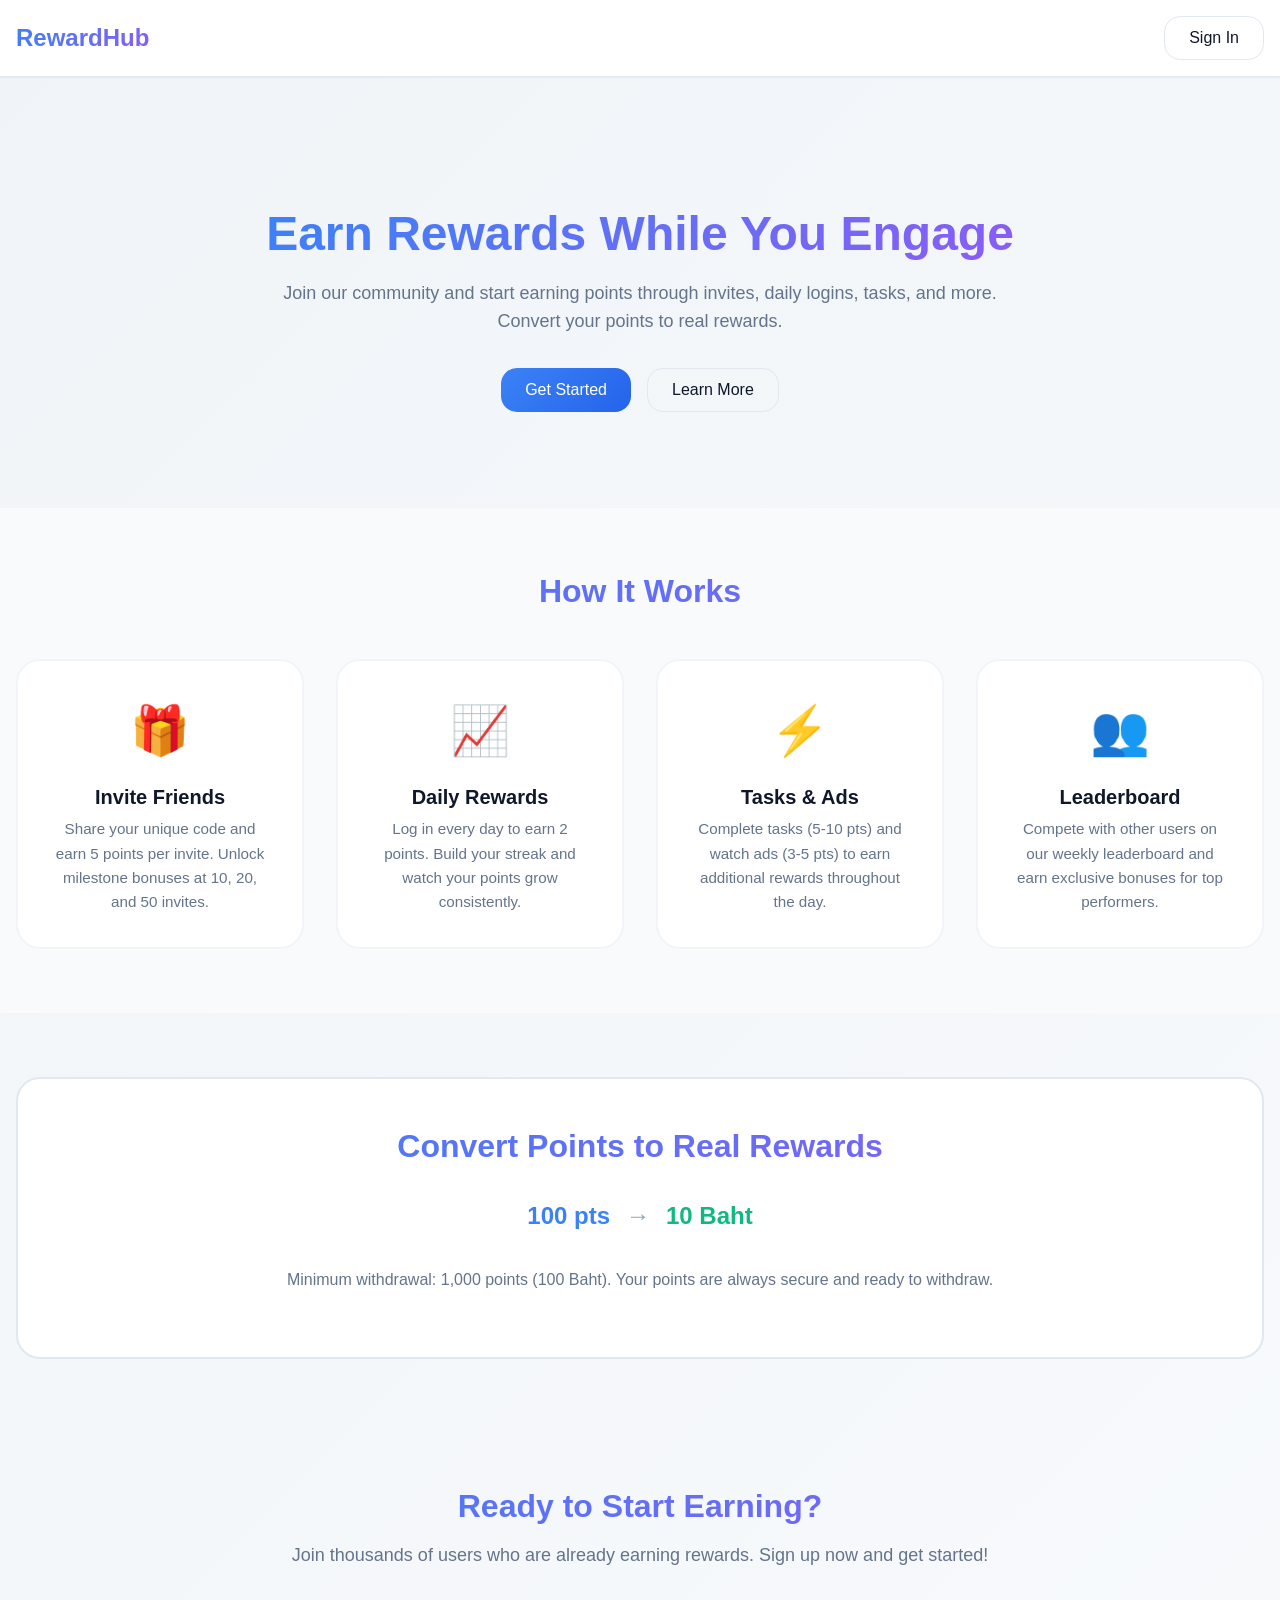
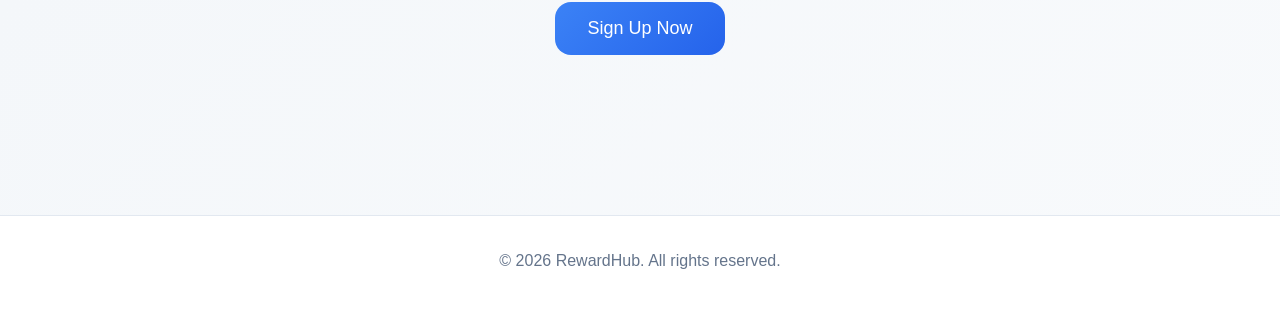
<file: reward-system.html>
<!DOCTYPE html>
<html lang="en">
<head>
    <meta charset="UTF-8">
    <meta name="viewport" content="width=device-width, initial-scale=1.0">
    <title>RewardHub - Earn Rewards While You Engage</title>
    <link rel="stylesheet" href="style.css">
</head>
<body>
    <!-- Navigation -->
    <nav class="navbar">
        <div class="container">
            <div class="nav-content">
                <div class="logo">RewardHub</div>
                <button class="btn btn-outline" id="authBtn">Sign In</button>
            </div>
        </div>
    </nav>

    <!-- Main Content -->
    <main id="mainContent">
        <!-- Home Page -->
        <div id="homePage" class="page active">
            <!-- Hero Section -->
            <section class="hero">
                <div class="container">
                    <div class="hero-content">
                        <h1 class="gradient-text">Earn Rewards While You Engage</h1>
                        <p class="hero-subtitle">Join our community and start earning points through invites, daily logins, tasks, and more. Convert your points to real rewards.</p>
                        <div class="hero-buttons">
                            <button class="btn btn-primary" id="getStartedBtn">Get Started</button>
                            <button class="btn btn-outline" onclick="document.getElementById('features').scrollIntoView({behavior: 'smooth'})">Learn More</button>
                        </div>
                    </div>
                </div>
            </section>

            <!-- Features Section -->
            <section id="features" class="features">
                <div class="container">
                    <h2 class="section-title gradient-text">How It Works</h2>
                    <div class="features-grid">
                        <!-- Feature 1 -->
                        <div class="feature-card">
                            <div class="feature-icon invite-icon">🎁</div>
                            <h3>Invite Friends</h3>
                            <p>Share your unique code and earn 5 points per invite. Unlock milestone bonuses at 10, 20, and 50 invites.</p>
                        </div>

                        <!-- Feature 2 -->
                        <div class="feature-card">
                            <div class="feature-icon trending-icon">📈</div>
                            <h3>Daily Rewards</h3>
                            <p>Log in every day to earn 2 points. Build your streak and watch your points grow consistently.</p>
                        </div>

                        <!-- Feature 3 -->
                        <div class="feature-card">
                            <div class="feature-icon tasks-icon">⚡</div>
                            <h3>Tasks & Ads</h3>
                            <p>Complete tasks (5-10 pts) and watch ads (3-5 pts) to earn additional rewards throughout the day.</p>
                        </div>

                        <!-- Feature 4 -->
                        <div class="feature-card">
                            <div class="feature-icon leaderboard-icon">👥</div>
                            <h3>Leaderboard</h3>
                            <p>Compete with other users on our weekly leaderboard and earn exclusive bonuses for top performers.</p>
                        </div>
                    </div>
                </div>
            </section>

            <!-- Conversion Section -->
            <section class="conversion">
                <div class="container">
                    <div class="conversion-card">
                        <h2 class="gradient-text">Convert Points to Real Rewards</h2>
                        <div class="conversion-display">
                            <span class="conversion-from">100 pts</span>
                            <span class="conversion-arrow">→</span>
                            <span class="conversion-to">10 Baht</span>
                        </div>
                        <p>Minimum withdrawal: 1,000 points (100 Baht). Your points are always secure and ready to withdraw.</p>
                    </div>
                </div>
            </section>

            <!-- CTA Section -->
            <section class="cta">
                <div class="container">
                    <h2 class="gradient-text">Ready to Start Earning?</h2>
                    <p>Join thousands of users who are already earning rewards. Sign up now and get started!</p>
                    <button class="btn btn-primary btn-large" id="signupBtn">Sign Up Now</button>
                </div>
            </section>
        </div>

        <!-- Dashboard Page -->
        <div id="dashboardPage" class="page">
            <div class="container">
                <!-- Header -->
                <div class="page-header">
                    <h1 class="gradient-text">Reward System</h1>
                    <p id="welcomeText">Welcome back!</p>
                </div>

                <!-- Main Stats -->
                <div class="stats-grid">
                    <!-- Points Card -->
                    <div class="stat-card">
                        <div class="stat-icon">🎁</div>
                        <h3>Current Points</h3>
                        <div class="stat-value" id="pointsDisplay">0</div>
                        <p class="stat-subtitle">100 pts = 10 Baht</p>
                    </div>

                    <!-- Invites Card -->
                    <div class="stat-card">
                        <div class="stat-icon">👥</div>
                        <h3>Friends Invited</h3>
                        <div class="stat-value" id="invitesDisplay">0</div>
                        <p class="stat-subtitle">Active referrals</p>
                    </div>

                    <!-- Streak Card -->
                    <div class="stat-card">
                        <div class="stat-icon">📈</div>
                        <h3>Login Streak</h3>
                        <div class="stat-value" id="streakDisplay">0</div>
                        <p class="stat-subtitle">Days in a row</p>
                    </div>
                </div>

                <!-- Tabs -->
                <div class="tabs">
                    <div class="tab-buttons">
                        <button class="tab-btn active" onclick="switchTab('overview')">Overview</button>
                        <button class="tab-btn" onclick="switchTab('history')">History</button>
                        <button class="tab-btn" onclick="switchTab('leaderboard')">Leaderboard</button>
                    </div>

                    <!-- Overview Tab -->
                    <div id="overviewTab" class="tab-content active">
                        <!-- Quick Actions -->
                        <div class="card">
                            <h3>Quick Actions</h3>
                            <p class="card-subtitle">Earn more points with these activities</p>
                            <div class="action-buttons">
                                <button class="btn btn-action" onclick="watchAds()">
                                    📺 Watch Ads (3-5 pts)
                                </button>
                                <button class="btn btn-action" onclick="completeTask()">
                                    ✓ Complete Tasks (5-10 pts)
                                </button>
                            </div>
                        </div>

                        <!-- Invite Code -->
                        <div class="card">
                            <h3>Your Invite Code</h3>
                            <p class="card-subtitle">Share this code to earn rewards</p>
                            <div class="invite-code-display">
                                <input type="text" id="inviteCodeInput" readonly class="invite-code-input">
                                <button class="btn btn-small" onclick="copyInviteCode()">Copy</button>
                            </div>
                        </div>
                    </div>

                    <!-- History Tab -->
                    <div id="historyTab" class="tab-content">
                        <div class="card">
                            <h3>📋 Transaction History</h3>
                            <p class="card-subtitle">Your recent points activity</p>
                            <div id="transactionList" class="transaction-list">
                                <p class="empty-state">No transactions yet</p>
                            </div>
                        </div>
                    </div>

                    <!-- Leaderboard Tab -->
                    <div id="leaderboardTab" class="tab-content">
                        <div class="card">
                            <h3>🏆 Weekly Top Inviters</h3>
                            <p class="card-subtitle">This week's top performers</p>
                            <div id="leaderboardList" class="leaderboard-list">
                                <p class="empty-state">No leaderboard data yet</p>
                            </div>
                        </div>
                    </div>
                </div>

                <!-- Logout Button -->
                <div class="logout-section">
                    <button class="btn btn-outline" onclick="logout()">Logout</button>
                </div>
            </div>
        </div>

        <!-- Invite Page -->
        <div id="invitePage" class="page">
            <div class="container max-width-2xl">
                <!-- Header -->
                <div class="page-header">
                    <h1 class="gradient-text">Invite Friends</h1>
                    <p>Earn rewards by inviting your friends to join</p>
                </div>

                <!-- Invite Progress Card -->
                <div class="card">
                    <h3>👥 Your Invite Progress</h3>
                    <p class="card-subtitle">Reach milestones to unlock bonus rewards</p>

                    <!-- Progress Bar -->
                    <div class="progress-section">
                        <div class="progress-header">
                            <span id="progressText">0/10 friends invited</span>
                            <span id="progressPercent">0%</span>
                        </div>
                        <div class="progress-bar">
                            <div id="progressFill" class="progress-fill" style="width: 0%"></div>
                        </div>
                    </div>

                    <!-- Almost There Notification -->
                    <div id="almostThereNotif" class="notification" style="display: none;">
                        <span class="notif-icon">⚡</span>
                        <div>
                            <p class="notif-title">Almost there!</p>
                            <p class="notif-text" id="almostThereText">Just a few more invites to reach the next milestone!</p>
                        </div>
                    </div>

                    <!-- Milestones -->
                    <div class="milestones-grid">
                        <div class="milestone">
                            <p class="milestone-label">10 Invites</p>
                            <p class="milestone-reward">+50 pts</p>
                        </div>
                        <div class="milestone">
                            <p class="milestone-label">20 Invites</p>
                            <p class="milestone-reward">+200 pts</p>
                        </div>
                        <div class="milestone">
                            <p class="milestone-label">50 Invites</p>
                            <p class="milestone-reward">+700 pts</p>
                        </div>
                    </div>
                </div>

                <!-- Share Your Code -->
                <div class="card">
                    <h3>🔗 Share Your Invite Code</h3>
                    <p class="card-subtitle">Give this code to your friends</p>
                    <div class="invite-code-display">
                        <input type="text" id="shareCodeInput" readonly class="invite-code-input">
                        <button class="btn btn-primary" onclick="copyShareCode()">Copy</button>
                    </div>
                    <p class="info-text">Each successful invite earns you <span class="highlight">5 points</span></p>
                </div>

                <!-- Enter Friend's Code -->
                <div class="card">
                    <h3>Enter a Friend's Invite Code</h3>
                    <p class="card-subtitle">Use a friend's code to join and earn rewards</p>
                    <input type="text" id="friendCodeInput" placeholder="Enter invite code (e.g., ABC12345)" class="input-field" maxlength="10">
                    <button class="btn btn-primary btn-full" onclick="applyInviteCode()">Apply Invite Code</button>
                </div>

                <!-- Back Button -->
                <button class="btn btn-outline btn-full" onclick="goToDashboard()">Back to Dashboard</button>
            </div>
        </div>
    </main>

    <!-- Footer -->
    <footer class="footer">
        <div class="container">
            <p>&copy; 2026 RewardHub. All rights reserved.</p>
        </div>
    </footer>

    <script src="script.js"></script>
</body>
</html>
</file>
<file: style.css>
/* ===== Root Variables ===== */
:root {
    --primary-color: #3b82f6;
    --primary-dark: #1e40af;
    --secondary-color: #8b5cf6;
    --accent-color: #ec4899;
    --success-color: #10b981;
    --warning-color: #f59e0b;
    --danger-color: #ef4444;
    
    --bg-primary: #ffffff;
    --bg-secondary: #f8fafc;
    --bg-tertiary: #f1f5f9;
    
    --text-primary: #0f172a;
    --text-secondary: #64748b;
    --text-muted: #94a3b8;
    
    --border-color: #e2e8f0;
    --border-light: #f1f5f9;
    
    --shadow-sm: 0 1px 2px 0 rgba(0, 0, 0, 0.05);
    --shadow-md: 0 4px 6px -1px rgba(0, 0, 0, 0.1);
    --shadow-lg: 0 10px 15px -3px rgba(0, 0, 0, 0.1);
    
    --radius-sm: 0.375rem;
    --radius-md: 0.5rem;
    --radius-lg: 1rem;
    --radius-xl: 1.5rem;
    
    --transition: all 0.3s ease;
}

/* ===== Global Styles ===== */
* {
    margin: 0;
    padding: 0;
    box-sizing: border-box;
}

html {
    scroll-behavior: smooth;
}

body {
    font-family: 'Inter', -apple-system, BlinkMacSystemFont, 'Segoe UI', sans-serif;
    background: linear-gradient(135deg, #f0f4f8 0%, #f8fafc 100%);
    color: var(--text-primary);
    line-height: 1.6;
}

/* ===== Container ===== */
.container {
    max-width: 1280px;
    margin: 0 auto;
    padding: 0 1rem;
}

.max-width-2xl {
    max-width: 42rem;
}

/* ===== Typography ===== */
h1, h2, h3, h4, h5, h6 {
    font-weight: 600;
    line-height: 1.2;
}

h1 {
    font-size: 3rem;
    margin-bottom: 1rem;
}

h2 {
    font-size: 2rem;
    margin-bottom: 0.5rem;
}

h3 {
    font-size: 1.25rem;
    margin-bottom: 0.5rem;
}

p {
    margin-bottom: 1rem;
    color: var(--text-secondary);
}

.gradient-text {
    background: linear-gradient(135deg, #3b82f6 0%, #8b5cf6 100%);
    -webkit-background-clip: text;
    -webkit-text-fill-color: transparent;
    background-clip: text;
}

/* ===== Navigation ===== */
.navbar {
    background: var(--bg-primary);
    border-bottom: 1px solid var(--border-color);
    padding: 1rem 0;
    position: sticky;
    top: 0;
    z-index: 100;
    box-shadow: var(--shadow-sm);
}

.nav-content {
    display: flex;
    justify-content: space-between;
    align-items: center;
}

.logo {
    font-size: 1.5rem;
    font-weight: 700;
    background: linear-gradient(135deg, #3b82f6 0%, #8b5cf6 100%);
    -webkit-background-clip: text;
    -webkit-text-fill-color: transparent;
    background-clip: text;
}

/* ===== Buttons ===== */
.btn {
    padding: 0.75rem 1.5rem;
    border: none;
    border-radius: var(--radius-lg);
    font-size: 1rem;
    font-weight: 500;
    cursor: pointer;
    transition: var(--transition);
    display: inline-block;
    text-align: center;
    text-decoration: none;
}

.btn:hover {
    transform: translateY(-2px);
}

.btn:active {
    transform: translateY(0);
}

.btn-primary {
    background: linear-gradient(135deg, #3b82f6 0%, #2563eb 100%);
    color: white;
}

.btn-primary:hover {
    background: linear-gradient(135deg, #2563eb 0%, #1d4ed8 100%);
}

.btn-outline {
    background: transparent;
    color: var(--text-primary);
    border: 1px solid var(--border-color);
}

.btn-outline:hover {
    background: var(--bg-secondary);
    border-color: var(--primary-color);
}

.btn-action {
    background: linear-gradient(135deg, #3b82f6 0%, #8b5cf6 100%);
    color: white;
    width: 100%;
    padding: 1rem;
    margin-bottom: 0.5rem;
}

.btn-small {
    padding: 0.5rem 1rem;
    font-size: 0.875rem;
}

.btn-large {
    padding: 1rem 2rem;
    font-size: 1.125rem;
}

.btn-full {
    width: 100%;
}

/* ===== Hero Section ===== */
.hero {
    padding: 6rem 0;
    text-align: center;
}

.hero-content {
    max-width: 48rem;
    margin: 0 auto;
}

.hero-subtitle {
    font-size: 1.125rem;
    margin-bottom: 2rem;
    color: var(--text-secondary);
}

.hero-buttons {
    display: flex;
    gap: 1rem;
    justify-content: center;
    flex-wrap: wrap;
}

/* ===== Features Section ===== */
.features {
    padding: 4rem 0;
    background: var(--bg-secondary);
}

.section-title {
    text-align: center;
    font-size: 2rem;
    margin-bottom: 3rem;
}

.features-grid {
    display: grid;
    grid-template-columns: repeat(auto-fit, minmax(250px, 1fr));
    gap: 2rem;
}

.feature-card {
    background: var(--bg-primary);
    padding: 2rem;
    border-radius: var(--radius-xl);
    border: 2px solid var(--border-light);
    text-align: center;
    transition: var(--transition);
}

.feature-card:hover {
    border-color: var(--primary-color);
    box-shadow: var(--shadow-lg);
}

.feature-icon {
    font-size: 3rem;
    margin-bottom: 1rem;
}

.feature-card h3 {
    margin-bottom: 0.5rem;
}

.feature-card p {
    font-size: 0.95rem;
    margin-bottom: 0;
}

/* ===== Conversion Section ===== */
.conversion {
    padding: 4rem 0;
}

.conversion-card {
    background: var(--bg-primary);
    border: 2px solid var(--border-color);
    border-radius: var(--radius-xl);
    padding: 3rem;
    text-align: center;
}

.conversion-display {
    display: flex;
    align-items: center;
    justify-content: center;
    gap: 1rem;
    margin: 2rem 0;
    font-size: 1.5rem;
    font-weight: 700;
}

.conversion-from {
    color: var(--primary-color);
}

.conversion-arrow {
    color: var(--text-muted);
}

.conversion-to {
    color: var(--success-color);
}

/* ===== CTA Section ===== */
.cta {
    padding: 4rem 0;
    text-align: center;
}

.cta h2 {
    margin-bottom: 1rem;
}

.cta p {
    font-size: 1.125rem;
    margin-bottom: 2rem;
}

/* ===== Pages ===== */
.page {
    display: none;
    padding: 2rem 0;
    min-height: calc(100vh - 200px);
}

.page.active {
    display: block;
}

.page-header {
    margin-bottom: 2rem;
}

.page-header h1 {
    margin-bottom: 0.5rem;
}

.page-header p {
    font-size: 1.125rem;
    margin-bottom: 0;
}

/* ===== Dashboard ===== */
.stats-grid {
    display: grid;
    grid-template-columns: repeat(auto-fit, minmax(250px, 1fr));
    gap: 1.5rem;
    margin-bottom: 3rem;
}

.stat-card {
    background: linear-gradient(135deg, #f0f4f8 0%, #f8fafc 100%);
    border: 1px solid var(--border-color);
    border-radius: var(--radius-xl);
    padding: 2rem;
    text-align: center;
}

.stat-icon {
    font-size: 2.5rem;
    margin-bottom: 1rem;
}

.stat-card h3 {
    font-size: 0.95rem;
    color: var(--text-secondary);
    margin-bottom: 0.5rem;
    text-transform: uppercase;
    letter-spacing: 0.05em;
}

.stat-value {
    font-size: 2.5rem;
    font-weight: 700;
    background: linear-gradient(135deg, #3b82f6 0%, #8b5cf6 100%);
    -webkit-background-clip: text;
    -webkit-text-fill-color: transparent;
    background-clip: text;
    margin-bottom: 0.5rem;
}

.stat-subtitle {
    font-size: 0.875rem;
    color: var(--text-muted);
    margin-bottom: 0;
}

/* ===== Cards ===== */
.card {
    background: var(--bg-primary);
    border: 1px solid var(--border-color);
    border-radius: var(--radius-xl);
    padding: 2rem;
    margin-bottom: 2rem;
    box-shadow: var(--shadow-sm);
}

.card h3 {
    margin-bottom: 0.5rem;
}

.card-subtitle {
    font-size: 0.95rem;
    color: var(--text-secondary);
    margin-bottom: 1.5rem;
}

/* ===== Tabs ===== */
.tabs {
    margin-bottom: 2rem;
}

.tab-buttons {
    display: flex;
    gap: 1rem;
    border-bottom: 2px solid var(--border-color);
    margin-bottom: 2rem;
}

.tab-btn {
    background: none;
    border: none;
    padding: 1rem 0;
    font-size: 1rem;
    font-weight: 500;
    color: var(--text-secondary);
    cursor: pointer;
    position: relative;
    transition: var(--transition);
}

.tab-btn:hover {
    color: var(--text-primary);
}

.tab-btn.active {
    color: var(--primary-color);
}

.tab-btn.active::after {
    content: '';
    position: absolute;
    bottom: -2rem;
    left: 0;
    right: 0;
    height: 2px;
    background: var(--primary-color);
}

.tab-content {
    display: none;
}

.tab-content.active {
    display: block;
}

/* ===== Invite Code Display ===== */
.invite-code-display {
    display: flex;
    gap: 1rem;
    margin-bottom: 1rem;
}

.invite-code-input {
    flex: 1;
    padding: 1rem;
    background: linear-gradient(135deg, #f0f4f8 0%, #f8fafc 100%);
    border: 1px solid var(--border-color);
    border-radius: var(--radius-lg);
    font-family: 'Courier New', monospace;
    font-size: 1.125rem;
    font-weight: 700;
    text-align: center;
}

/* ===== Input Fields ===== */
.input-field {
    width: 100%;
    padding: 1rem;
    border: 1px solid var(--border-color);
    border-radius: var(--radius-lg);
    font-size: 1rem;
    margin-bottom: 1rem;
    transition: var(--transition);
}

.input-field:focus {
    outline: none;
    border-color: var(--primary-color);
    box-shadow: 0 0 0 3px rgba(59, 130, 246, 0.1);
}

/* ===== Progress Bar ===== */
.progress-section {
    margin-bottom: 2rem;
}

.progress-header {
    display: flex;
    justify-content: space-between;
    margin-bottom: 0.5rem;
    font-size: 0.95rem;
    font-weight: 500;
}

.progress-bar {
    width: 100%;
    height: 0.75rem;
    background: var(--bg-tertiary);
    border-radius: 9999px;
    overflow: hidden;
}

.progress-fill {
    height: 100%;
    background: linear-gradient(90deg, #3b82f6 0%, #8b5cf6 100%);
    transition: width 0.5s ease;
}

/* ===== Notification ===== */
.notification {
    display: flex;
    gap: 1rem;
    padding: 1rem;
    background: #fef3c7;
    border: 1px solid #fcd34d;
    border-radius: var(--radius-lg);
    margin-bottom: 1.5rem;
}

.notif-icon {
    font-size: 1.5rem;
}

.notif-title {
    font-weight: 600;
    color: #92400e;
    margin-bottom: 0.25rem;
}

.notif-text {
    font-size: 0.95rem;
    color: #b45309;
    margin-bottom: 0;
}

/* ===== Milestones ===== */
.milestones-grid {
    display: grid;
    grid-template-columns: repeat(3, 1fr);
    gap: 1rem;
    margin-bottom: 1.5rem;
}

.milestone {
    background: var(--bg-secondary);
    padding: 1rem;
    border-radius: var(--radius-lg);
    text-align: center;
}

.milestone-label {
    font-size: 0.875rem;
    color: var(--text-secondary);
    margin-bottom: 0.5rem;
}

.milestone-reward {
    font-size: 1.25rem;
    font-weight: 700;
    color: var(--success-color);
    margin-bottom: 0;
}

/* ===== Transaction List ===== */
.transaction-list {
    display: flex;
    flex-direction: column;
    gap: 0.75rem;
}

.transaction-item {
    display: flex;
    justify-content: space-between;
    align-items: center;
    padding: 1rem;
    background: var(--bg-secondary);
    border-radius: var(--radius-lg);
}

.transaction-info h4 {
    font-size: 0.95rem;
    margin-bottom: 0.25rem;
}

.transaction-info p {
    font-size: 0.85rem;
    color: var(--text-muted);
    margin-bottom: 0;
}

.transaction-points {
    font-weight: 700;
    font-size: 1rem;
}

.points-positive {
    color: var(--success-color);
}

.points-negative {
    color: var(--danger-color);
}

/* ===== Leaderboard ===== */
.leaderboard-list {
    display: flex;
    flex-direction: column;
    gap: 1rem;
}

.leaderboard-item {
    display: flex;
    align-items: center;
    gap: 1rem;
    padding: 1rem;
    background: var(--bg-secondary);
    border-radius: var(--radius-lg);
}

.leaderboard-rank {
    width: 2.5rem;
    height: 2.5rem;
    background: linear-gradient(135deg, #3b82f6 0%, #8b5cf6 100%);
    color: white;
    border-radius: 50%;
    display: flex;
    align-items: center;
    justify-content: center;
    font-weight: 700;
    flex-shrink: 0;
}

.leaderboard-info {
    flex: 1;
}

.leaderboard-name {
    font-weight: 600;
    margin-bottom: 0.25rem;
}

.leaderboard-invites {
    font-size: 0.85rem;
    color: var(--text-muted);
}

.leaderboard-bonus {
    background: linear-gradient(135deg, #fbbf24 0%, #f97316 100%);
    color: white;
    padding: 0.5rem 1rem;
    border-radius: 9999px;
    font-size: 0.875rem;
    font-weight: 600;
    white-space: nowrap;
}

/* ===== Action Buttons ===== */
.action-buttons {
    display: grid;
    grid-template-columns: 1fr 1fr;
    gap: 1rem;
}

/* ===== Logout Section ===== */
.logout-section {
    text-align: center;
    padding: 2rem 0;
}

/* ===== Info Text ===== */
.info-text {
    font-size: 0.95rem;
    color: var(--text-secondary);
}

.highlight {
    color: var(--success-color);
    font-weight: 600;
}

/* ===== Empty State ===== */
.empty-state {
    text-align: center;
    padding: 2rem;
    color: var(--text-muted);
}

/* ===== Footer ===== */
.footer {
    background: var(--bg-primary);
    border-top: 1px solid var(--border-color);
    padding: 2rem 0;
    text-align: center;
    color: var(--text-secondary);
    margin-top: 4rem;
}

/* ===== Responsive Design ===== */
@media (max-width: 768px) {
    h1 {
        font-size: 2rem;
    }

    h2 {
        font-size: 1.5rem;
    }

    .hero {
        padding: 3rem 0;
    }

    .features {
        padding: 2rem 0;
    }

    .conversion {
        padding: 2rem 0;
    }

    .conversion-card {
        padding: 1.5rem;
    }

    .stats-grid {
        grid-template-columns: 1fr;
    }

    .action-buttons {
        grid-template-columns: 1fr;
    }

    .milestones-grid {
        grid-template-columns: 1fr;
    }

    .tab-buttons {
        flex-wrap: wrap;
    }

    .hero-buttons {
        flex-direction: column;
    }

    .hero-buttons .btn {
        width: 100%;
    }

    .conversion-display {
        flex-direction: column;
        gap: 0.5rem;
    }

    .invite-code-display {
        flex-direction: column;
    }

    .invite-code-input {
        width: 100%;
    }
}

@media (max-width: 480px) {
    .container {
        padding: 0 0.75rem;
    }

    h1 {
        font-size: 1.5rem;
    }

    .nav-content {
        flex-direction: column;
        gap: 1rem;
    }

    .btn {
        padding: 0.625rem 1rem;
        font-size: 0.95rem;
    }

    .card {
        padding: 1rem;
    }

    .stat-value {
        font-size: 2rem;
    }

    .feature-icon {
        font-size: 2rem;
    }
}
</file>
